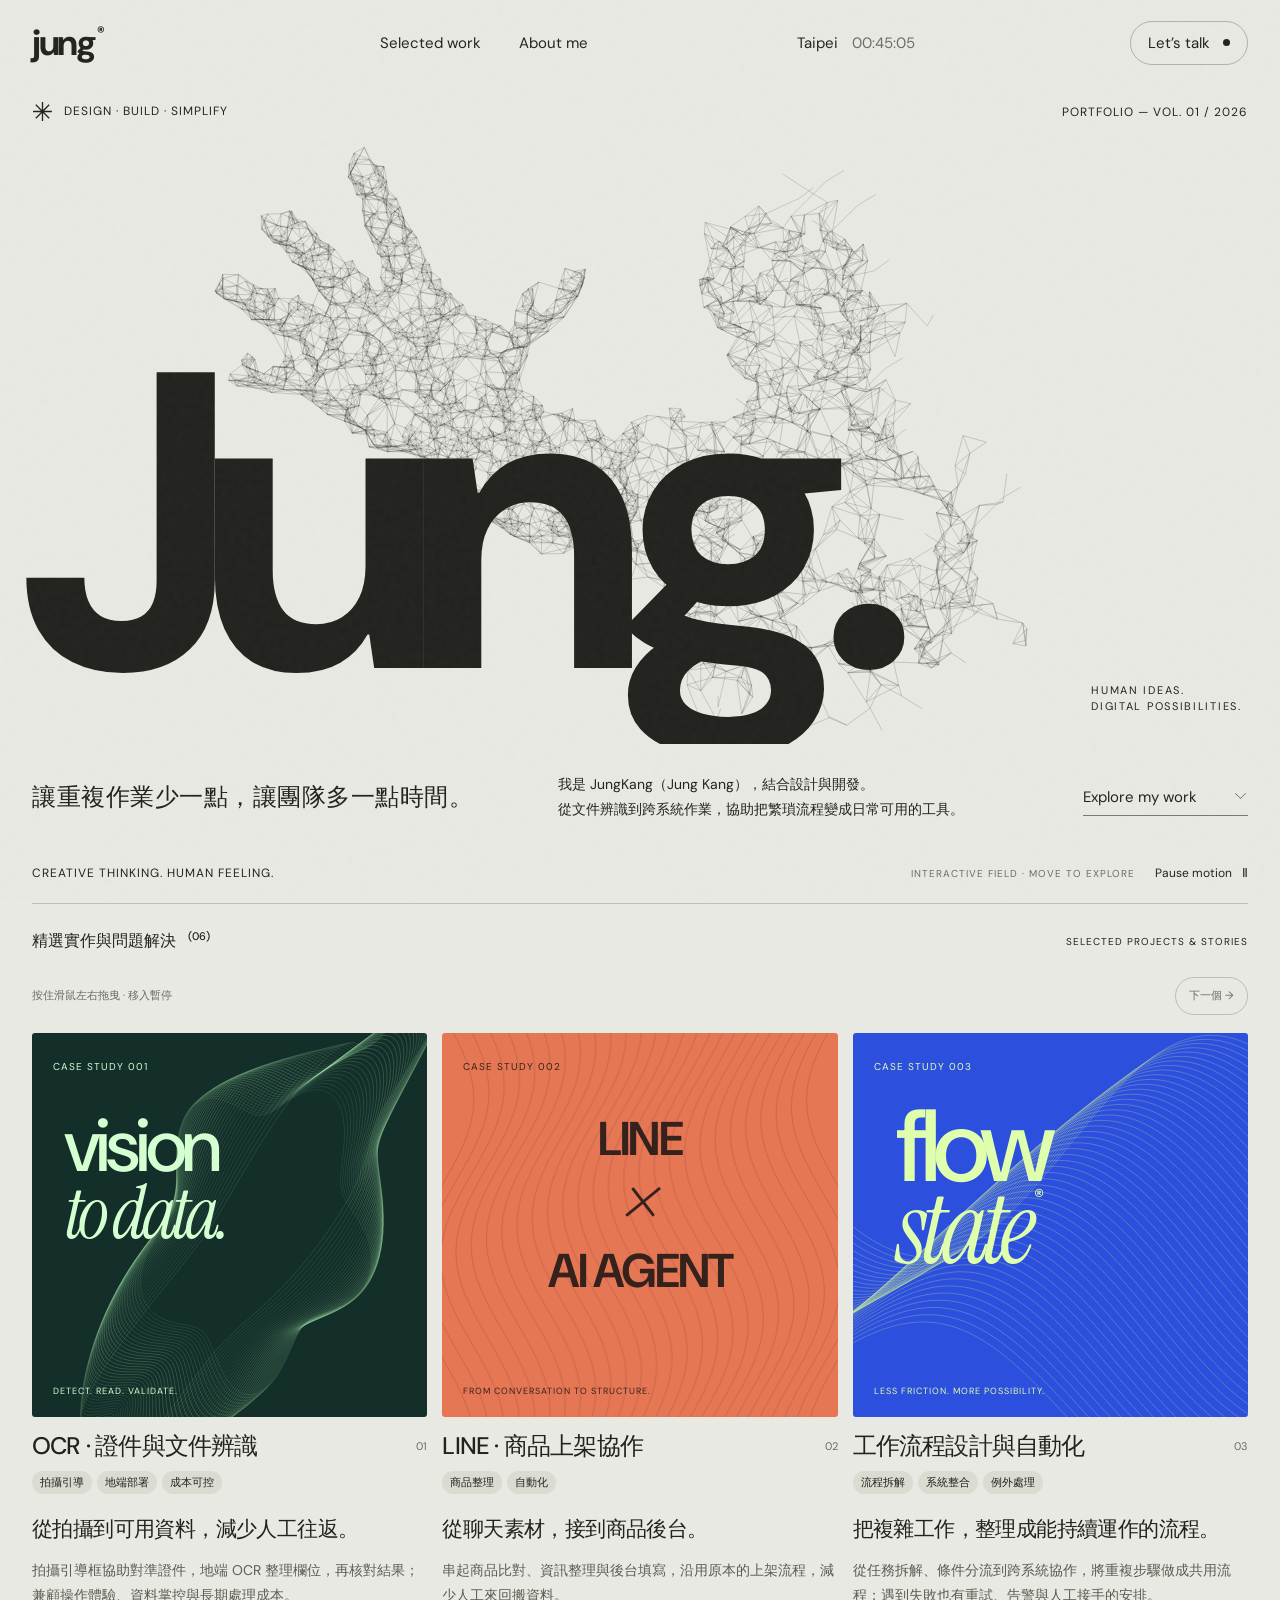
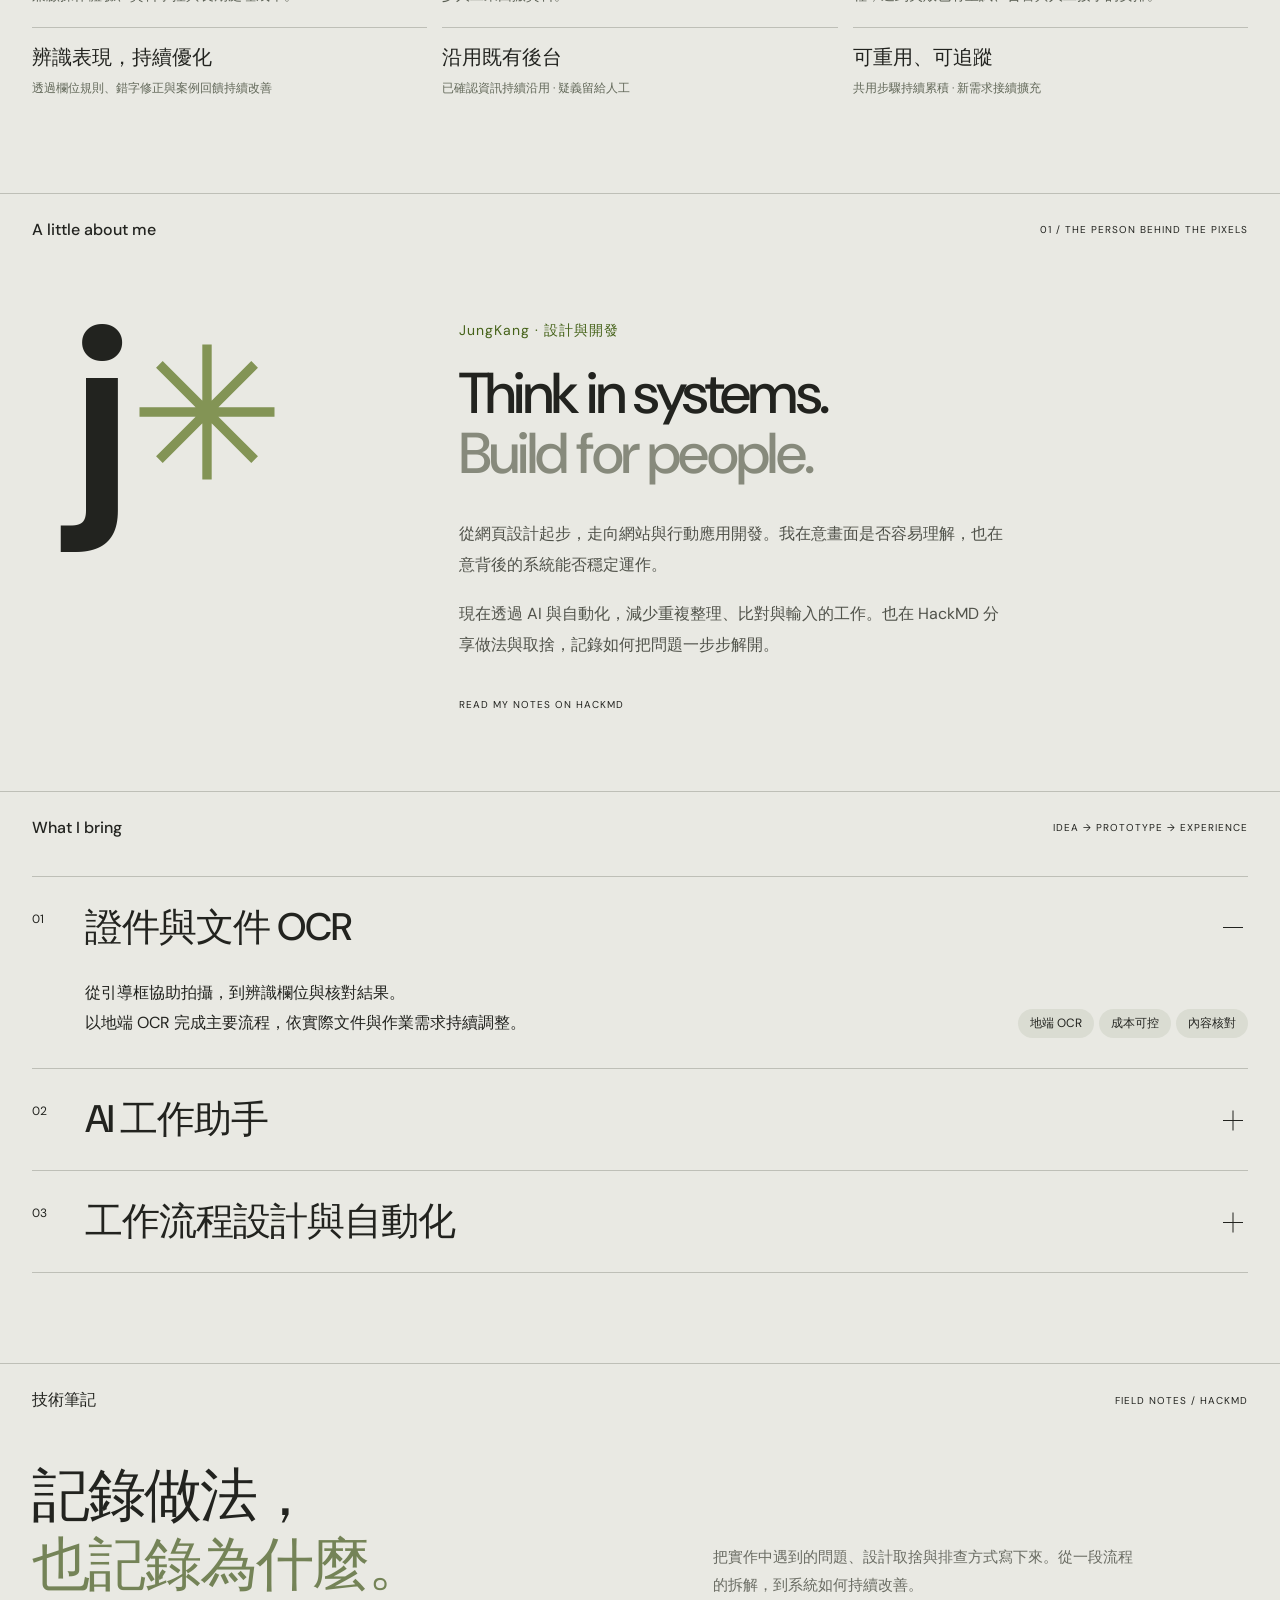
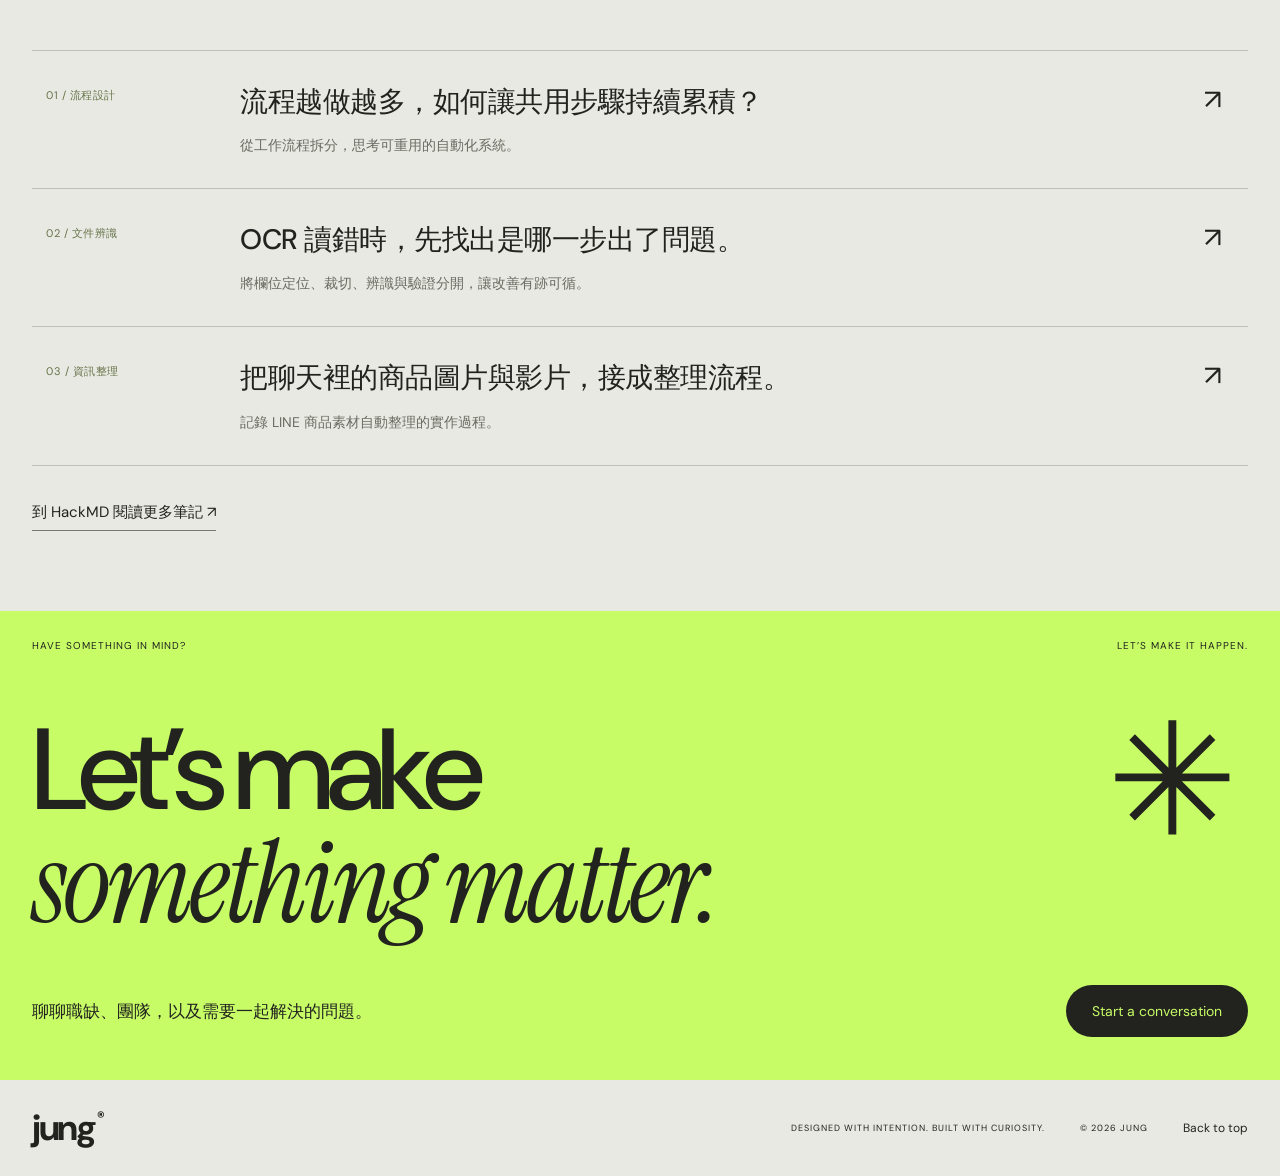
<file: index.html>
<!doctype html>
<html lang="zh-Hant">
<head>
<meta charset="utf-8"><meta name="viewport" content="width=device-width,initial-scale=1">
<title>JungKang 個人作品集｜流程自動化、OCR 與網站開發</title>
<meta name="description" content="JungKang（Jung Kang），結合設計與開發，提供工作流程自動化、RPA、地端證件與文件 OCR、網站與應用開發。從友善操作到跨系統整合，讓重複作業少一點。">
<link rel="canonical" href="https://jungkang0911.github.io/">
<meta name="robots" content="index,follow,max-image-preview:large">
<meta name="author" content="JungKang">
<meta property="og:type" content="website">
<meta property="og:locale" content="zh_TW">
<meta property="og:site_name" content="JungKang 個人作品集">
<meta property="og:title" content="JungKang 個人作品集｜流程自動化、OCR 與網站開發">
<meta property="og:description" content="JungKang（Jung Kang），結合設計與開發，提供工作流程自動化、RPA、地端證件與文件 OCR、網站與應用開發。從友善操作到跨系統整合，讓重複作業少一點。">
<meta property="og:url" content="https://jungkang0911.github.io/">
<meta name="twitter:card" content="summary">
<meta name="twitter:title" content="JungKang 個人作品集｜流程自動化、OCR 與網站開發">
<meta name="twitter:description" content="JungKang（Jung Kang），結合設計與開發，提供工作流程自動化、RPA、地端證件與文件 OCR、網站與應用開發。從友善操作到跨系統整合，讓重複作業少一點。">
<script type="application/ld+json">{"@context": "https://schema.org", "@graph": [{"@type": "Person", "@id": "https://jungkang0911.github.io/#person", "name": "JungKang", "alternateName": ["Jung Kang", "jungkang"], "url": "https://jungkang0911.github.io/", "sameAs": ["https://hackmd.io/@jungkang"]}, {"@type": "WebSite", "@id": "https://jungkang0911.github.io/#website", "url": "https://jungkang0911.github.io/", "name": "JungKang 個人作品集", "alternateName": ["JungKang", "jungkang"], "inLanguage": "zh-Hant", "publisher": {"@id": "https://jungkang0911.github.io/#person"}}, {"@type": "ProfilePage", "@id": "https://jungkang0911.github.io/#webpage", "url": "https://jungkang0911.github.io/", "name": "JungKang 個人作品集｜流程自動化、OCR 與網站開發", "description": "JungKang（Jung Kang），結合設計與開發，提供工作流程自動化、RPA、地端證件與文件 OCR、網站與應用開發。從友善操作到跨系統整合，讓重複作業少一點。", "inLanguage": "zh-Hant", "isPartOf": {"@id": "https://jungkang0911.github.io/#website"}, "mainEntity": {"@id": "https://jungkang0911.github.io/#person"}}]}</script>
<link rel="icon" type="image/svg+xml" href="data:image/svg+xml,%3Csvg xmlns='http://www.w3.org/2000/svg' viewBox='0 0 64 64'%3E%3Crect width='64' height='64' rx='12' fill='%23ccff5f'/%3E%3Cpath d='M41 14v25c0 17-24 17-24 0' stroke='%23191919' stroke-width='9' fill='none'/%3E%3C/svg%3E">
<link rel="stylesheet" href="style.css"><link rel="stylesheet" href="agent.css?v=20261003-star">
</head>
<body>
<a class="skip" href="#main">跳至主要內容</a>
<header><a class="logo" href="#" aria-label="JUNG 首頁">jung<span>®</span></a><nav aria-label="主要導覽"><a href="#work">Selected work</a><a href="#about">About me</a></nav><div class="location">Taipei <time id="clock">—</time></div><button class="contact-link" data-contact>Let’s talk <span class="dot"></span></button></header>
<main id="main">
<section class="hero" aria-labelledby="hero-title"><canvas id="hero-art" aria-hidden="true"></canvas><div class="hero-top"><div class="eyebrow"><span class="tiny-star"><svg class="star-symbol" viewBox="0 0 40 40" aria-hidden="true" focusable="false"><path d="M20 2v36M2 20h36M7.3 7.3l25.4 25.4M7.3 32.7 32.7 7.3" fill="none" stroke="currentColor" stroke-width="2.5"/></svg></span> DESIGN · BUILD · SIMPLIFY</div><span class="edition">PORTFOLIO — VOL. 01 / 2026</span></div><div class="human-hero"><canvas id="human-art" aria-label="真人比例的線網人形伸出手，線條緩慢聚合與散開"></canvas><h1 id="hero-title">Jung<span>.</span></h1><span class="human-caption">HUMAN IDEAS.<br>DIGITAL POSSIBILITIES.</span></div><div class="human-intro"><p>讓重複作業少一點，讓團隊多一點時間。</p><p>我是 JungKang（Jung Kang），結合設計與開發。<br>從文件辨識到跨系統作業，協助把繁瑣流程變成日常可用的工具。</p><a class="text-link" href="#work">Explore my work <span class="line-icon"></span></a></div><div class="hero-bottom"><span>CREATIVE THINKING. HUMAN FEELING.</span><div class="motion-tools"><span class="motion-hint">INTERACTIVE FIELD · MOVE TO EXPLORE</span><button id="motion-toggle" aria-pressed="false" aria-label="暫停動畫">Pause motion <span>Ⅱ</span></button></div></div></section>
<section id="work" class="work section"><div class="section-bar"><h2>精選實作與問題解決 <sup>(06)</sup></h2><span>SELECTED PROJECTS & STORIES</span></div><div class="work-playback"><span>按住滑鼠左右拖曳 · 移入暫停</span><button id="work-next" type="button" aria-label="下一個實作">下一個 →</button></div><div class="projects">
<button class="project" data-project="0" aria-label="查看 OCR 證件與文件辨識案例"><div class="project-art garden"><canvas data-art="garden" aria-hidden="true"></canvas><span class="art-label">CASE STUDY 001</span><div class="art-title">vision<br><em>to data.</em></div><span class="art-footer">DETECT. READ. VALIDATE.</span><span class="project-open">View project</span></div><div class="project-info"><h3>OCR · 證件與文件辨識</h3><span>01</span></div><div class="tags"><span>拍攝引導</span><span>地端部署</span><span>成本可控</span></div><strong class="project-promise">從拍攝到可用資料，減少人工往返。</strong><p class="project-outcome">拍攝引導框協助對準證件，地端 OCR 整理欄位，再核對結果；兼顧操作體驗、資料掌控與長期處理成本。</p><div class="project-evidence"><b>辨識表現，持續優化</b><span>透過欄位規則、錯字修正與案例回饋持續改善</span></div></button>
<button class="project" data-project="1" aria-label="查看 LINE 商品整理案例"><div class="project-art human"><canvas data-art="human" aria-hidden="true"></canvas><span class="art-label">CASE STUDY 002</span><div class="art-title human-title">LINE<br><i>×</i><br>AI AGENT</div><span class="art-footer">FROM CONVERSATION TO STRUCTURE.</span><span class="project-open">View project</span></div><div class="project-info"><h3>LINE · 商品上架協作</h3><span>02</span></div><div class="tags"><span>商品整理</span><span>自動化</span></div><strong class="project-promise">從聊天素材，接到商品後台。</strong><p class="project-outcome">串起商品比對、資訊整理與後台填寫，沿用原本的上架流程，減少人工來回搬資料。</p><div class="project-evidence"><b>沿用既有後台</b><span>已確認資訊持續沿用 · 疑義留給人工</span></div></button>
<button class="project" data-project="2" aria-label="查看流程自動化案例"><div class="project-art flow"><canvas data-art="flow" aria-hidden="true"></canvas><span class="art-label">CASE STUDY 003</span><div class="art-title flow-title">flow<br><em>state</em><span>®</span></div><span class="art-footer">LESS FRICTION. MORE POSSIBILITY.</span><span class="project-open">View project</span></div><div class="project-info"><h3>工作流程設計與自動化</h3><span>03</span></div><div class="tags"><span>流程拆解</span><span>系統整合</span><span>例外處理</span></div><strong class="project-promise">把複雜工作，整理成能持續運作的流程。</strong><p class="project-outcome">從任務拆解、條件分流到跨系統協作，將重複步驟做成共用流程；遇到失敗也有重試、告警與人工接手的安排。</p><div class="project-evidence"><b>可重用、可追蹤</b><span>共用步驟持續累積 · 新需求接續擴充</span></div></button>
<button class="project" data-project="3" aria-label="查看AI · 既有文件整合實作"><div class="project-art garden extra-art"><canvas data-art="garden" aria-hidden="true"></canvas><span class="art-label">FIELD NOTE 004</span><div class="art-title">read<br><em>with context.</em></div><span class="art-footer">INTEGRATE. VERIFY. REFINE.</span><span class="project-open">View note</span></div><div class="project-info"><h3>AI · 既有文件整合</h3><span>04</span></div><div class="tags"><span>文件整合</span><span>來源核對</span></div><strong class="project-promise">讓回答有來源，讓文件留在原處。</strong><p class="project-outcome">讓 AI 讀取既有 Wiki，整理操作步驟與跨頁差異，保留回答來源。</p><div class="project-evidence"><b>沿用原文件</b><span>文件繼續在既有 Wiki 維護。</span></div></button><button class="project" data-project="4" aria-label="查看文稿 · 自動配音流程實作"><div class="project-art human extra-art"><canvas data-art="human" aria-hidden="true"></canvas><span class="art-label">FIELD NOTE 005</span><div class="art-title">words<br><em>to voice.</em></div><span class="art-footer">INTEGRATE. VERIFY. REFINE.</span><span class="project-open">View note</span></div><div class="project-info"><h3>文稿 · 自動配音流程</h3><span>05</span></div><div class="tags"><span>音訊處理</span><span>跨服務整合</span></div><strong class="project-promise">從一段文稿，到可播放的音檔。</strong><p class="project-outcome">將 Notion 文稿接到語音生成與檔案保存，處理音訊格式與來源對應。</p><div class="project-evidence"><b>串起文稿與音檔</b><span>從讀取文稿到保存音訊。</span></div></button><button class="project" data-project="5" aria-label="查看監控 · 舊系統相容性實作"><div class="project-art flow extra-art"><canvas data-art="flow" aria-hidden="true"></canvas><span class="art-label">FIELD NOTE 006</span><div class="art-title">check<br><em>the edges.</em></div><span class="art-footer">INTEGRATE. VERIFY. REFINE.</span><span class="project-open">View note</span></div><div class="project-info"><h3>監控 · 舊系統相容性</h3><span>06</span></div><div class="tags"><span>健康監控</span><span>問題排查</span></div><strong class="project-promise">服務正常，也要看使用端能否連上。</strong><p class="project-outcome">在網站健康監控之外，加入貼近舊 Windows 使用環境的探針。</p><div class="project-evidence"><b>從使用端觀察</b><span>補看舊 Windows 的連線表現。</span></div></button></div></section>
<section id="about" class="about section"><div class="section-bar"><h2>A little about me</h2><span>01 / THE PERSON BEHIND THE PIXELS</span></div><div class="about-grid"><div class="about-mark" aria-hidden="true">j<span><svg class="star-symbol" viewBox="0 0 40 40" aria-hidden="true" focusable="false"><path d="M20 2v36M2 20h36M7.3 7.3l25.4 25.4M7.3 32.7 32.7 7.3" fill="none" stroke="currentColor" stroke-width="2.5"/></svg></span></div><div><p class="brand-name">JungKang · 設計與開發</p><h2>Think in systems.<br><span class="muted">Build for people.</span></h2><p>從網頁設計起步，走向網站與行動應用開發。我在意畫面是否容易理解，也在意背後的系統能否穩定運作。</p><p>現在透過 AI 與自動化，減少重複整理、比對與輸入的工作。也在 HackMD 分享做法與取捨，記錄如何把問題一步步解開。</p><div class="about-note"><a href="https://hackmd.io/@jungkang" target="_blank" rel="noopener noreferrer">READ MY NOTES ON HACKMD</a></div></div></div></section>
<section id="expertise" class="expertise section"><div class="section-bar"><h2>What I bring</h2><span>IDEA → PROTOTYPE → EXPERIENCE</span></div><details open><summary><span class="row-number">01</span><h3>證件與文件 OCR</h3><span class="expand"></span></summary><div class="service-body"><p>從引導框協助拍攝，到辨識欄位與核對結果。<br>以地端 OCR 完成主要流程，依實際文件與作業需求持續調整。</p><div class="tags"><span>地端 OCR</span><span>成本可控</span><span>內容核對</span></div></div></details><details><summary><span class="row-number">02</span><h3>AI 工作助手</h3><span class="expand"></span></summary><div class="service-body"><p>讓 AI 協助閱讀、分類與比對零散資訊。<br>整理後接回原本的工作流程，減少反覆查找與輸入。</p><div class="tags"><span>資訊整理</span><span>工具串接</span><span>自動化</span></div></div></details><details><summary><span class="row-number">03</span><h3>工作流程設計與自動化</h3><span class="expand"></span></summary><div class="service-body"><p>先釐清任務、條件與例外，再把不同系統串成清楚的工作流程。<br>共通步驟可重用，進度能追蹤；需要畫面操作的環節再搭配 RPA。</p><div class="tags"><span>可重用流程</span><span>跨系統協作</span><span>失敗恢復</span></div></div></details></section>
<section id="notes" class="notes section"><span id="products" class="notes-anchor" aria-hidden="true"></span><div class="section-bar"><h2>技術筆記</h2><span>FIELD NOTES / HACKMD</span></div><div class="notes-intro"><h2>記錄做法，<br><span>也記錄為什麼。</span></h2><p>把實作中遇到的問題、設計取捨與排查方式寫下來。從一段流程的拆解，到系統如何持續改善。</p></div><div class="note-list">
<a class="note-row" href="https://hackmd.io/@jungkang/SkOdPDF5Ge" target="_blank" rel="noopener noreferrer"><span class="note-topic">01 / 流程設計</span><div><h3>流程越做越多，如何讓共用步驟持續累積？</h3><p>從工作流程拆分，思考可重用的自動化系統。</p></div><span class="note-arrow" aria-hidden="true">↗</span></a>
<a class="note-row" href="https://hackmd.io/@jungkang/H13pVO4Jee" target="_blank" rel="noopener noreferrer"><span class="note-topic">02 / 文件辨識</span><div><h3>OCR 讀錯時，先找出是哪一步出了問題。</h3><p>將欄位定位、裁切、辨識與驗證分開，讓改善有跡可循。</p></div><span class="note-arrow" aria-hidden="true">↗</span></a>
<a class="note-row" href="https://hackmd.io/@jungkang/B15S3AXqMx" target="_blank" rel="noopener noreferrer"><span class="note-topic">03 / 資訊整理</span><div><h3>把聊天裡的商品圖片與影片，接成整理流程。</h3><p>記錄 LINE 商品素材自動整理的實作過程。</p></div><span class="note-arrow" aria-hidden="true">↗</span></a>
</div><a class="text-link notes-all" href="https://hackmd.io/@jungkang" target="_blank" rel="noopener noreferrer">到 HackMD 閱讀更多筆記 ↗</a></section><section id="contact" class="contact-section"><div class="section-bar"><span>HAVE SOMETHING IN MIND?</span><span>LET’S MAKE IT HAPPEN.</span></div><button class="big-contact" data-contact>Let’s make<br><span class="serif">something matter.</span><span class="contact-star" aria-hidden="true"><svg class="star-symbol" viewBox="0 0 40 40" aria-hidden="true" focusable="false"><path d="M20 2v36M2 20h36M7.3 7.3l25.4 25.4M7.3 32.7 32.7 7.3" fill="none" stroke="currentColor" stroke-width="2.5"/></svg></span></button><div class="contact-sub"><p>聊聊職缺、團隊，以及需要一起解決的問題。</p><button class="pill" data-contact>Start a conversation</button></div></section>
</main><footer><a class="logo" href="#">jung<span>®</span></a><span>DESIGNED WITH INTENTION. BUILT WITH CURIOSITY.</span><span>© 2026 JUNG</span><a href="#">Back to top</a></footer>
<dialog id="project-dialog" aria-labelledby="project-title"><button class="close" data-close aria-label="關閉作品介紹">×</button><span class="eyebrow">SELECTED CASE STUDY / <span id="project-number"></span></span><h2 id="project-title"></h2><p id="project-description"></p><div id="project-advantages" class="project-advantages"></div><p id="project-proof" class="project-proof"></p><div class="detail-grid"><div><span>如何做到</span><p id="project-idea"></p></div><div><span>適合什麼需求</span><p id="project-experience"></p></div></div><a id="project-source" class="text-link" target="_blank" rel="noopener noreferrer">閱讀完整實作紀錄</a><p class="prototype-note">內容摘要自 jungkang 的公開技術筆記 · 封面為動態視覺設計</p></dialog>
<dialog id="contact-dialog" aria-labelledby="contact-title"><button class="close" data-close aria-label="關閉聯絡視窗">×</button><span class="eyebrow">LET’S CONNECT</span><h2 id="contact-title">Hello, <em>possibility.</em></h2><p>正在尋找能結合設計、開發與流程整合的夥伴嗎？歡迎聊聊職缺、團隊需求，以及我能參與的產品。</p><a class="text-link contact-placeholder" href="mailto:jungkang@aing.tw">jungkang@aing.tw</a><div class="contact-social"><a href="https://hackmd.io/@jungkang" target="_blank" rel="noopener noreferrer">HackMD</a><button id="copy-email">複製 Email</button><span id="copy-status" role="status"></span></div><p class="prototype-note">歡迎聊聊文件處理、商品資料整理、RPA 與跨系統流程改善。</p></dialog>
<script src="main.js?v=20261003-drag"></script><script src="carousel.js?v=20261003-drag"></script><script src="human.js?v=20261003-hand"></script></body></html>
</file>
<file: style.css>
@import url('https://fonts.googleapis.com/css2?family=DM+Sans:wght@400;450;500;550;600;650;700;750&family=Instrument+Serif:ital@0;1&display=swap');
:root{--paper:#e9e9e3;--ink:#22231f;--line:#bebfb7;--accent:#c7fc66;--muted:#6a6c63}*{box-sizing:border-box}html{scroll-behavior:smooth;scroll-padding-top:85px}body{margin:0;background:var(--paper);color:var(--ink);font-family:'DM Sans',Arial,'Microsoft JhengHei',sans-serif;-webkit-font-smoothing:antialiased}body::after{content:"";position:fixed;inset:0;pointer-events:none;opacity:.032;z-index:8;background-image:url("data:image/svg+xml,%3Csvg viewBox='0 0 180 180' xmlns='http://www.w3.org/2000/svg'%3E%3Cfilter id='n'%3E%3CfeTurbulence type='fractalNoise' baseFrequency='.8' numOctaves='3' stitchTiles='stitch'/%3E%3C/filter%3E%3Cpath fill='%23000' filter='url(%23n)' opacity='.9' d='M0 0h180v180H0z'/%3E%3C/svg%3E")}a{color:inherit;text-decoration:none}button{font:inherit;color:inherit;cursor:pointer}button,a,summary{-webkit-tap-highlight-color:transparent}button{border:0}button:focus-visible,a:focus-visible,summary:focus-visible{outline:3px solid #576d1b;outline-offset:6px}a:hover{text-decoration:underline;text-underline-offset:5px}header{height:85px;display:grid;grid-template-columns:1fr 1.3fr 1fr auto;align-items:center;padding:0 32px;position:relative;z-index:4;font-size:15px}.logo{font-size:36px;font-weight:750;letter-spacing:-2.5px;line-height:1}.logo span{font-size:15px;vertical-align:top;letter-spacing:0;margin-left:3px}nav{display:flex;gap:38px}.location{display:flex;gap:14px}.location time{font-variant-numeric:tabular-nums;color:var(--muted)}.contact-link{background:none;padding:12px 0;display:flex;gap:16px;align-items:center}.dot{height:9px;width:9px;background:var(--ink);border-radius:50%}.hero{position:relative;padding:54px 32px 0;isolation:isolate;overflow:hidden}.hero-top{display:flex;justify-content:space-between;align-items:center;position:relative;z-index:2}.eyebrow,.edition,.hero-bottom,.section-bar>span,.art-label,.art-footer,.about-note,.detail-grid>div>span,footer>span{font-size:12px;letter-spacing:1px}.tiny-star{font-size:21px;margin-right:7px;vertical-align:middle}.hero-copy{display:grid;grid-template-columns:1.7fr 1fr;gap:25px;align-items:end;position:relative;z-index:2;padding:39px 0 61px;pointer-events:none}.hero-copy a{pointer-events:auto}h1{font-size:clamp(68px,8.55vw,154px);font-weight:500;line-height:.92;letter-spacing:-.072em;margin:0}.serif{font-family:'Instrument Serif',Georgia,serif;font-weight:400;font-style:italic;letter-spacing:-.035em}.period{color:#718643;font-family:'DM Sans';font-size:.7em;vertical-align:top;margin-left:4px}.intro{padding-bottom:10px;max-width:390px}.intro>p:first-child{font-size:23px;letter-spacing:1px;margin:0 0 20px}.intro-small{font-size:15px;line-height:1.9;margin:0 0 24px;color:#50524a}.text-link{font-size:15px;border-bottom:1px solid #777a6e;padding:8px 0;display:inline-flex;gap:36px;align-items:center}.line-icon{display:block;width:15px;height:15px;border-bottom:1px solid;border-right:1px solid;transform:rotate(45deg) scale(.5);margin-top:-6px}#hero-art{position:absolute;top:-150px;left:35%;width:38%;height:590px;z-index:0;pointer-events:none;opacity:.6}.hero-bottom{display:flex;justify-content:space-between;align-items:center;border-bottom:1px solid var(--line);padding-bottom:20px}.motion-tools{display:flex;gap:20px;align-items:center}.motion-hint{font-size:10px;color:var(--muted)}#motion-toggle{background:none;font-size:12px;display:flex;gap:10px;padding:8px 0}.section{padding:0 32px}.section-bar{display:flex;justify-content:space-between;align-items:center;margin:25px 0 24px}.section-bar h2{font-size:16px;font-weight:500;margin:0}.section-bar sup{font-size:11px;margin-left:8px}.section-bar>span{font-size:10px}.projects{display:grid;grid-template-columns:repeat(3,minmax(0,1fr));gap:15px}.project{display:block;text-align:left;background:none;padding:0;min-width:0}.project-art{height:clamp(290px,30vw,480px);position:relative;overflow:hidden;border-radius:3px;padding:21px;isolation:isolate}.project-art canvas{position:absolute;inset:0;width:100%;height:100%;z-index:-1;transition:transform .8s cubic-bezier(.2,.7,.2,1)}.project:hover canvas{transform:scale(1.07)}.garden{background:#142e2a;color:#d3ffd1}.human{background:#e67755;color:#35221d}.flow{background:#2d4fde;color:#e0ffad}.art-label{font-size:10px;position:relative;z-index:2}.art-title{position:absolute;top:21%;left:8%;font-size:clamp(48px,5.8vw,92px);line-height:.9;letter-spacing:-.07em;font-weight:500}.art-title em{font-family:'Instrument Serif',Georgia,serif;font-weight:400}.art-footer{position:absolute;bottom:20px;left:21px;font-size:9px}.human-title{text-align:center;width:100%;left:0;top:22%;font-size:clamp(31px,3.7vw,63px);font-weight:650;line-height:.95;letter-spacing:-.04em}.human-title i{font-family:'Instrument Serif',Georgia,serif;font-size:1.7em;font-weight:400;line-height:1.08}.flow-title{font-size:clamp(70px,8vw,138px);top:19%;left:11%;line-height:.8}.flow-title span{font-size:20px;vertical-align:top;margin-left:5px}.project-open{position:absolute;bottom:18px;right:16px;border-radius:30px;background:var(--paper);color:var(--ink);padding:10px 15px;font-size:12px;transform:translateY(60px);transition:transform .35s}.project:hover .project-open,.project:focus-visible .project-open{transform:translateY(0)}.project-info{display:flex;justify-content:space-between;align-items:center;margin:13px 0 9px}.project-info h3{font-size:24px;letter-spacing:-.8px;font-weight:500;margin:0}.project-info>span{font-size:11px;color:var(--muted)}.tags{display:flex;gap:5px;flex-wrap:wrap}.tags>span{font-size:11px;background:#dadcd2;border-radius:20px;padding:4px 8px}.work{padding-bottom:94px}.about{border-top:1px solid var(--line);padding-bottom:80px}.about-grid{display:grid;grid-template-columns:1fr 2fr;gap:32px;padding-top:53px}.about-mark{font-size:250px;font-weight:650;line-height:.8;letter-spacing:-25px;position:relative;width:235px;padding-left:40px}.about-mark span{font-weight:400;font-size:150px;position:absolute;left:100px;top:20px;color:#839455;animation:spin 30s linear infinite}.about-grid h2{font-size:clamp(32px,4.5vw,68px);letter-spacing:-.045em;font-weight:500;line-height:1.05;margin:0 0 33px}.muted{color:#878a7c}.about-grid p{font-size:16px;line-height:1.95;margin:0 0 18px;color:#50524a;max-width:550px}.about-note{margin-top:37px;font-size:10px}.expertise{border-top:1px solid var(--line);padding-bottom:90px}.expertise .section-bar{margin-bottom:38px}details{border-top:1px solid var(--line)}details:last-child{border-bottom:1px solid var(--line)}summary{list-style:none;display:flex;align-items:center;gap:25px;padding:25px 0;cursor:pointer}summary::-webkit-details-marker{display:none}summary h3{font-size:clamp(24px,3vw,48px);font-weight:500;letter-spacing:-1px;margin:0}.row-number{font-size:12px;width:28px;align-self:flex-start;margin-top:9px}.expand{margin-left:auto;width:30px;height:30px;position:relative}.expand:before,.expand:after{content:"";height:1px;width:20px;position:absolute;top:15px;left:5px;background:var(--ink)}.expand:after{transform:rotate(90deg);transition:transform .2s}details[open] .expand:after{transform:rotate(0)}.service-body{padding:0 0 30px 53px;display:flex;justify-content:space-between;align-items:end;gap:25px}.service-body p{font-size:16px;line-height:1.9;margin:0}.service-body .tags>span{font-size:12px;padding:6px 12px}.contact-section{background:var(--accent);padding:28px 32px 40px}.contact-section .section-bar{margin:0 0 62px}.big-contact{position:relative;text-align:left;width:100%;background:none;font-size:clamp(54px,9vw,148px);line-height:.98;font-weight:500;letter-spacing:-.065em;padding:0}.contact-star{position:absolute;right:1%;top:0;font-size:1.1em;transition:transform .8s}.big-contact:hover .contact-star{transform:rotate(90deg)}.contact-sub{display:flex;align-items:center;justify-content:space-between;margin-top:43px}.contact-sub p{font-size:17px}.pill{background:var(--ink);color:var(--accent);border-radius:40px;padding:17px 26px;font-size:14px}footer{padding:30px 32px;display:flex;align-items:center;gap:35px}footer .logo{margin-right:auto}footer>span{font-size:9px}footer>a:last-child{font-size:12px}dialog{border:0;border-radius:4px;background:var(--paper);color:var(--ink);padding:65px 45px 38px;max-width:760px;width:calc(100% - 32px);max-height:85vh;box-shadow:0 30px 100px #0004}dialog::backdrop{background:#10181088;backdrop-filter:blur(10px)}dialog h2{font-size:clamp(32px,5vw,60px);font-weight:500;letter-spacing:-2px;margin:25px 0}dialog p{font-size:16px;line-height:1.9}dialog .close{position:absolute;right:18px;top:13px;background:none;font-size:35px;width:44px;height:44px}.detail-grid{display:grid;grid-template-columns:1fr 1fr;gap:25px;border-top:1px solid var(--line);padding-top:25px;margin-top:30px}.detail-grid p{font-size:14px}.prototype-note{color:var(--muted);font-size:12px!important;border-top:1px solid var(--line);padding-top:18px;margin-top:28px}.contact-placeholder{font-size:23px;padding:22px 0}.skip{position:fixed;left:20px;top:-100px;background:var(--accent);padding:12px;z-index:30}.skip:focus{top:12px}body.paused .about-mark span{animation-play-state:paused}@keyframes spin{to{transform:rotate(360deg)}}@media(min-width:1600px){body{max-width:2000px;margin:auto}}@media(max-width:950px){header{grid-template-columns:1fr 1.3fr auto;padding:0 22px}.location{display:none}.hero{padding:30px 22px 0}.hero-copy{grid-template-columns:1.5fr 1fr;gap:15px}.intro>p:first-child{font-size:18px}.intro-small{font-size:13px}.section{padding-left:22px;padding-right:22px}.project-info h3{font-size:19px}.motion-hint{display:none}.edition{font-size:9px}.about-grid{grid-template-columns:.7fr 2fr}.about-mark{transform:scale(.7);transform-origin:top left}.contact-section{padding-left:22px;padding-right:22px}footer>span:first-of-type{display:none}}@media(max-width:640px){header{height:74px;padding:0 18px;grid-template-columns:1fr auto auto;gap:22px;font-size:12px}.logo{font-size:32px}nav{gap:0}nav a:first-child{display:none}.contact-link{gap:8px}.hero{padding:22px 18px 0}.eyebrow{font-size:9px;letter-spacing:.6px}.edition{display:none}.hero-copy{grid-template-columns:1fr;padding:40px 0 28px;gap:33px}h1{font-size:clamp(65px,15.2vw,94px);letter-spacing:-.055em}.intro{max-width:100%;padding:0}.intro>p:first-child{font-size:19px;margin-bottom:12px}.intro-small{font-size:14px;margin-bottom:15px}.text-link{font-size:13px}#hero-art{width:80%;left:28%;top:-120px;height:480px;opacity:.35}.hero-bottom{font-size:8px;gap:10px;padding-bottom:12px}#motion-toggle{font-size:10px}.section{padding-left:18px;padding-right:18px}.section-bar>span{font-size:8px;letter-spacing:.6px}.section-bar h2{font-size:14px}.projects{grid-template-columns:1fr;gap:32px}.project-art{height:390px}.art-title{font-size:90px}.human-title{font-size:55px}.flow-title{font-size:120px}.project-info h3{font-size:24px}.art-label,.art-footer{font-size:10px}.project-open{transform:none;font-size:11px}.work{padding-bottom:55px}.about{padding-bottom:50px}.about-grid{grid-template-columns:1fr;padding-top:22px;gap:10px}.about-mark{height:105px;font-size:130px;transform:none;letter-spacing:-10px;padding-left:10px}.about-mark span{font-size:90px;left:54px;top:0}.about-grid h2{font-size:35px}.about-grid p{font-size:14px}.about-note{font-size:9px}summary{gap:9px}summary h3{font-size:25px;letter-spacing:-.8px}.row-number{width:22px}.service-body{padding-left:31px;display:block}.service-body p{font-size:14px;margin-bottom:18px}.expertise{padding-bottom:55px}.contact-section{padding:25px 18px 30px}.contact-section .section-bar{margin-bottom:40px}.big-contact{font-size:15vw}.contact-star{font-size:.7em;right:5px;top:0}.contact-sub{margin-top:25px;gap:10px}.contact-sub p{font-size:13px}.pill{padding:14px 18px;font-size:11px}footer{padding:25px 18px;gap:20px}footer>span{font-size:8px}footer>a:last-child{font-size:10px}dialog{padding:55px 25px 25px}.detail-grid{grid-template-columns:1fr;gap:10px}}@media(prefers-reduced-motion:reduce){html{scroll-behavior:auto}*,*::before,*::after{animation:none!important;transition:none!important}}
</file>
<file: agent.css>
.hero{padding-top:30px}.hero-copy{grid-template-columns:1fr 1fr;align-items:center;padding:25px 0 32px;gap:0}.hero-editorial{position:relative;z-index:3}.hero h1{font-size:clamp(70px,8.1vw,142px)}.hero .intro{margin-top:32px;max-width:460px}.hero .intro>p:first-child{font-size:22px;margin-bottom:13px}.hero .intro-small{margin-bottom:16px}.hero #hero-art{left:49%;width:47%;top:-40px;height:620px;opacity:.19}.agent-stage{position:relative;isolation:isolate;height:480px;pointer-events:auto;perspective:900px}.agent-orbits{position:absolute;inset:0;width:100%;height:100%;fill:none;stroke:#868e77;stroke-width:.7;opacity:.5}.orbit-particle{fill:#617834;stroke:none}.core-frame{position:absolute;inset:-10px 35px 30px;will-change:transform;transform:rotateY(var(--look-x,0deg)) rotateX(var(--look-y,0deg));transform-style:preserve-3d}.core-surface{width:100%;height:100%;animation:core-hover 5s ease-in-out infinite}.agent-core{width:100%;height:100%;object-fit:contain;filter:drop-shadow(0 20px 20px #24341916);user-select:none;-webkit-user-drag:none}.agent-node{position:absolute;display:flex;align-items:center;gap:11px;background:#e9e9e3e8;border:1px solid #c5c9be;padding:12px 15px;border-radius:9px;backdrop-filter:blur(8px);box-shadow:0 6px 18px #22231f05;transition:background .6s,border-color .6s,transform .6s;min-width:143px}.agent-node.is-active{background:#c7fc66ed;border-color:#a3ca5d;transform:translateY(-4px)}.observe{left:0;top:46px}.plan{right:-3px;top:175px}.act{left:18px;bottom:60px}.node-icon{font-size:25px;font-weight:400}.node-number{display:block;font-size:8px;letter-spacing:1.2px;color:#626955;margin-bottom:3px}.agent-node strong{display:block;font-size:19px;font-weight:500;letter-spacing:-.5px}.agent-node small{font-size:11px;color:#596049}.agent-caption{position:absolute;bottom:0;left:0;right:0;display:flex;justify-content:center;align-items:center;gap:8px;font-size:10px;letter-spacing:.4px}.agent-signal{width:6px;height:6px;border-radius:50%;background:#718d32}.agent-demo{font-size:8px;opacity:.55;margin-left:10px}.engineering{padding-top:28px;padding-bottom:80px;border-top:1px solid var(--line)}.engineering-grid{display:grid;grid-template-columns:1fr 1fr;gap:50px;margin:45px 0 70px}.engineering h3{font-size:26px;font-weight:500;letter-spacing:-1px;margin:18px 0}.engineering p{font-size:16px;color:var(--muted);line-height:1.9;max-width:480px}.design-archive{display:grid;grid-template-columns:repeat(3,minmax(0,1fr));gap:20px}.design-archive img{width:100%;height:230px;object-fit:cover;object-position:top;border:1px solid var(--line)}.design-archive span{display:block;margin-top:10px;font-size:14px}.contact-social{display:flex;flex-wrap:wrap;gap:20px;align-items:center}.contact-social a,.contact-social button{font-size:14px}.contact-social button{background:#d9dfcf;padding:9px 13px;border-radius:20px}#copy-status{font-size:12px;color:#576d1b}.paused .core-surface{animation-play-state:paused}.paused .agent-node{transition:none}@keyframes core-hover{0%,100%{transform:translateY(0) rotate(-2deg)}50%{transform:translateY(-14px) rotate(2deg)}}@media(min-width:1600px){.agent-stage{height:560px}}@media(max-width:950px){.hero .intro>p:first-child{font-size:18px}.agent-stage{height:430px}.core-frame{inset:15px -10px 35px}.agent-node{min-width:119px;padding:9px 10px;gap:7px}.agent-node strong{font-size:16px}.node-icon{font-size:20px}.observe{top:20px;left:-5px}.plan{right:-3px;top:175px}.act{left:0;bottom:55px}.agent-demo{display:none}.hero #hero-art{left:45%;width:55%}.contact-placeholder{font-size:20px}}@media(max-width:640px){.hero{padding-top:20px}.hero-copy{grid-template-columns:1fr;padding-top:32px;gap:12px}.hero h1{font-size:19vw;line-height:.93}.hero .intro{margin-top:25px}.hero .intro-small{font-size:14px}.agent-stage{height:355px;margin:0 -5px}.core-frame{inset:-15px 15px 30px}.agent-node{min-width:118px;padding:8px 10px}.observe{top:28px;left:0}.plan{top:130px;right:0}.act{bottom:46px;left:8px}.agent-caption{font-size:9px}.hero #hero-art{top:400px;left:0;width:100%;height:430px}.engineering-grid{grid-template-columns:1fr;gap:20px;margin:35px 0 45px}.design-archive{grid-template-columns:1fr}.design-archive img{height:240px}.engineering{padding-bottom:45px}.contact-placeholder{font-size:18px;word-break:break-word}}@media(prefers-reduced-motion:reduce){.core-frame{transform:none!important}.agent-orbits .orbit-particle{display:none}}
.agent-node{background:transparent;border:0;border-left:1px solid #adb59f;border-radius:0;box-shadow:none;backdrop-filter:none;padding:8px 12px}.agent-node.is-active{background:#c7fc6635;border-color:#718a43}.agent-core{filter:none}.hero #hero-art{opacity:.06}.agent-orbits{opacity:.26}.core-surface{animation:none}.core-frame{transform:none!important}.node-icon{font-weight:300}

/* Abstract editorial signal field. */
.core-frame{inset:-15px -12px 15px}.agent-orbits{opacity:.14}.hero #hero-art{display:none}.agent-node{min-width:0;padding:8px 0;border-left:0;border-top:1px solid #b5baad;gap:0;background:none!important;transform:none!important}.agent-node.is-active{border-color:#566d37}.agent-node strong{font-family:monospace;font-size:12px;font-weight:400;letter-spacing:2px;margin:6px 0;color:#747c6b}.agent-node.is-active strong{color:#273323}.agent-node small{font-size:10px;color:#737b6b}.node-number{font-family:monospace;font-size:9px;letter-spacing:1px}.observe{top:24px;left:3%}.plan{top:180px;right:0}.act{bottom:52px;left:4%}.agent-caption{font-family:monospace;font-size:9px;letter-spacing:.5px}.agent-demo{font-size:8px}.core-surface{animation:none}.agent-core{filter:none}@media(max-width:640px){.core-frame{inset:0 -6px 20px}.observe{top:0;left:3%}.plan{top:130px;right:0}.act{bottom:36px;left:3%}.agent-node strong{font-size:10px;letter-spacing:1px}.agent-node small{font-size:9px}.node-number{font-size:8px}.agent-caption{font-size:8px}}

/* Human wire sculpture, interleaved with monumental typography. */
.hero{padding-top:16px}.human-hero{position:relative;height:clamp(450px,47vw,780px);margin:20px -32px 0;isolation:isolate;overflow:hidden}#human-art{position:absolute;inset:0;width:100%;height:100%;z-index:-1}.hero .human-hero h1{position:absolute;left:1.4%;bottom:-.05em;font-family:'DM Sans',Arial,sans-serif;font-size:clamp(240px,33vw,600px);font-weight:750;line-height:.84;letter-spacing:-.08em;margin:0;pointer-events:none}.human-hero h1 span{letter-spacing:-.05em}.human-caption{position:absolute;right:3%;bottom:29px;font-size:11px;line-height:1.5;letter-spacing:1.7px}.human-intro{display:grid;grid-template-columns:1fr 1fr auto;align-items:center;gap:30px;padding:28px 0 34px}.human-intro>p:first-child{font-size:25px;letter-spacing:.5px}.human-intro p{font-size:14px;line-height:1.85;margin:0}.human-intro .text-link{white-space:nowrap}.hero-bottom{padding-bottom:14px}@media(max-width:950px){.human-hero{margin-left:-22px;margin-right:-22px}.human-intro{grid-template-columns:1fr 1fr}.human-intro>p:first-child{font-size:20px}.human-intro .text-link{justify-self:start}.human-caption{font-size:9px}}@media(max-width:640px){.human-hero{height:340px;margin:15px -18px 0}.hero .human-hero h1{font-size:44vw;bottom:4px;left:2%;letter-spacing:-.09em}.human-caption{display:none}.human-intro{grid-template-columns:1fr;gap:15px;padding-top:22px}.human-intro>p:first-child{font-size:20px}.human-intro p{font-size:14px}.hero-top .eyebrow{font-size:9px}}
.hero .human-hero h1{line-height:1;bottom:-.04em}
.hero .human-hero h1{bottom:8px}@media(max-width:640px){.hero .human-hero h1{font-size:40vw;bottom:12px}}

.project-outcome{font-size:14px;line-height:1.75;color:#595e52;margin:13px 0 0;max-width:34em}.human-intro>p:first-child{font-size:clamp(18px,1.85vw,26px)}

.project-promise{display:block;font-size:21px;font-weight:500;letter-spacing:-.6px;line-height:1.5;margin-top:20px}.project-evidence{border-top:1px solid var(--line);margin-top:20px;padding-top:16px;display:grid;gap:7px}.project-evidence b{font-size:20px;font-weight:500}.project-evidence span,.case-footnote{font-size:12px;line-height:1.7;color:#626859}.case-footnote{margin-top:24px;max-width:780px}.project-advantages{display:grid;grid-template-columns:repeat(3,1fr);gap:22px;padding:24px 0;border-top:1px solid var(--line)}.project-advantages h3{font-size:17px;font-weight:500;margin:0 0 10px}.project-advantages p{font-size:14px;margin:0}.project-proof{padding:16px 18px;background:#dce1d3;font-size:13px;line-height:1.8}#project-dialog{max-width:920px}#project-description{font-size:22px;line-height:1.5;letter-spacing:-.4px}#project-dialog h2{font-size:clamp(28px,4vw,48px)}@media(max-width:640px){.project-advantages{grid-template-columns:1fr;gap:20px}.project-promise{font-size:21px}#project-description{font-size:20px}}

.project-advantages:has(>div:nth-child(4)){grid-template-columns:repeat(2,minmax(0,1fr))}@media(max-width:640px){.project-advantages:has(>div:nth-child(4)){grid-template-columns:1fr}}

.build-intro{display:grid;grid-template-columns:1.2fr 1fr;align-items:end;gap:40px;margin:55px 0}.build-intro h2{font-size:clamp(38px,5vw,76px);font-weight:500;letter-spacing:-2px;line-height:1.15;margin:0}.build-intro h2 em{font-style:normal;color:#748357}.engineering .build-intro p{margin:0;max-width:420px}.build-case{display:grid;grid-template-columns:1fr 1.3fr;gap:65px;border-top:1px solid var(--line);padding:42px 0 48px}.build-heading{position:relative}.build-state{display:block;font-size:12px;color:#526538;margin:20px 0 10px}.engineering .build-heading h3{font-size:clamp(28px,3vw,44px);letter-spacing:-1px;margin:0 0 20px}.engineering .build-lead{font-size:20px;color:var(--ink);line-height:1.6;max-width:350px}.build-detail dl{margin:0;display:grid;grid-template-columns:100px 1fr;gap:22px 20px}.build-detail dt{font-size:12px;color:#657449;padding-top:4px}.build-detail dd{margin:0;font-size:15px;line-height:1.85;color:#50524a}.build-flow{display:flex;flex-wrap:wrap;align-items:center;gap:12px;padding:20px 0;margin-top:14px}.build-flow span{font-size:12px;padding:8px 12px;border:1px solid #adb69e;border-radius:3px}.build-flow b{font-weight:400;color:#798766}.build-detail .text-link{font-size:13px}.product-builds{margin-bottom:65px}.build-case:hover .build-flow span{border-color:#718643;background:#dce7c9}.build-flow span{transition:background .3s,border-color .3s}@media(max-width:640px){.build-intro{grid-template-columns:1fr;gap:24px;margin:32px 0}.build-case{grid-template-columns:1fr;gap:18px;padding:30px 0}.build-detail dl{grid-template-columns:1fr;gap:8px}.build-detail dd{margin-bottom:12px}.build-flow{gap:7px}.build-flow span{padding:7px 8px}.engineering .build-lead{font-size:18px}.product-builds{margin-bottom:35px}}
/* Product stories: graphic cover, concise introduction, expandable evidence. */
.product-builds{display:grid;gap:28px}.build-case{grid-template-columns:1fr 1.15fr;gap:0 42px;border:1px solid var(--line);padding:0 34px 0 0;border-radius:6px;overflow:hidden;align-items:start;background:#eeeee8}.build-visual{grid-column:1;grid-row:1 / 3;align-self:stretch;min-height:390px;padding:24px;position:relative;display:flex;flex-direction:column;justify-content:space-between;overflow:hidden;background:#253c36;color:#d2e8bd}.visual-2{background:#d9dded;color:#334363}.visual-3{background:#ead8c6;color:#70412a}.visual-index{font-size:10px;letter-spacing:1.7px}.build-visual svg{width:90%;max-height:235px;align-self:center;transition:transform .65s ease;opacity:.8}.build-visual strong{font-family:'Instrument Serif',Georgia,serif;font-size:clamp(55px,7vw,106px);font-weight:400;font-style:italic;letter-spacing:-4px;line-height:1;margin:0 0 22px}.visual-caption{display:flex;justify-content:space-between;gap:12px;font-size:10px;letter-spacing:.5px;opacity:.75}.build-case:hover .build-visual svg{transform:translateY(-5px) rotate(-2deg)}.build-heading{grid-column:2;padding-top:30px}.build-heading .eyebrow{font-size:10px;color:var(--muted)}.build-state{display:table;font-size:10px;padding:5px 9px;border:1px solid #bcc6ad;border-radius:20px;margin:17px 0}.engineering .build-heading h3{font-size:clamp(26px,2.9vw,40px);margin:0 0 14px}.engineering .build-lead{font-size:17px;max-width:380px;line-height:1.7;margin:0 0 24px}.build-detail{grid-column:2;padding-bottom:25px;min-width:0}.build-more,.build-more:last-child{border:0;border-top:1px solid var(--line)}.build-more summary{font-size:13px;padding:16px 0;gap:12px;justify-content:space-between;transition:color .2s}.build-more summary:is(:hover,:focus-visible){color:#456219}.build-more summary span{font-size:20px;transition:transform .2s}.build-more[open] summary span{transform:rotate(45deg)}.build-more dl{grid-template-columns:1fr;gap:7px;padding:8px 0 18px}.build-more dd{font-size:14px;margin-bottom:12px}.build-flow{margin:0;padding:10px 0 0;gap:8px}.build-flow span{font-size:10px;padding:6px 8px}.build-flow b{font-size:12px}@media(max-width:760px){.build-case{grid-template-columns:1fr;gap:0;padding:0}.build-visual{grid-column:1;grid-row:auto;min-height:330px;padding:22px}.build-visual svg{max-height:170px}.build-visual strong{font-size:72px}.build-heading,.build-detail{grid-column:1;padding-left:24px;padding-right:24px}.build-heading{padding-top:25px}.build-detail{padding-bottom:25px}.build-intro{grid-template-columns:1fr;gap:20px}.engineering .build-lead{max-width:none}}
.build-case{grid-template-columns:1.2fr 1fr}.build-visual{min-height:365px;padding:20px;background:#dfe5ee;color:#344865;gap:18px}.visual-2{background:#25291f;color:#e6dfbd}.visual-3{background:#eaded6;color:#663c31}.product-image-link{display:block;width:100%;overflow:hidden;border-radius:3px;box-shadow:0 12px 28px #0002;line-height:0}.product-image-link img{display:block;width:100%;height:265px;object-fit:cover;object-position:top;transition:transform .5s ease}.visual-1 .product-image-link img{object-fit:contain;background:#f5f6fb}.product-image-link:is(:hover,:focus-visible) img{transform:scale(1.025)}.visual-caption{line-height:1.5}@media(max-width:760px){.build-case{grid-template-columns:1fr}.build-visual{min-height:0}.product-image-link img{height:230px}}
.notes{position:relative;border-top:1px solid var(--line);padding-bottom:80px}.notes-anchor{position:absolute;top:0}.notes-intro{display:grid;grid-template-columns:1.2fr 1fr;gap:40px;align-items:end;margin:50px 0}.notes-intro h2{font-size:clamp(36px,4.5vw,65px);font-weight:500;line-height:1.2;letter-spacing:-2px;margin:0}.notes-intro h2 span{color:#748357}.notes-intro p{font-size:15px;line-height:1.9;color:var(--muted);max-width:420px;margin:0}.note-row{display:grid;grid-template-columns:170px 1fr 44px;gap:24px;align-items:start;padding:30px 14px;border-top:1px solid var(--line);transition:background .25s ease}.note-row:last-child{border-bottom:1px solid var(--line)}.note-topic{font-size:11px;letter-spacing:.5px;color:#657449;padding-top:7px}.note-row h3{font-size:clamp(20px,2.2vw,30px);font-weight:500;letter-spacing:-.5px;line-height:1.5;margin:0 0 10px}.note-row p{font-size:14px;line-height:1.8;color:var(--muted);margin:0}.note-arrow{font-size:28px;text-align:center;transition:transform .25s ease}.note-row:is(:hover,:focus-visible){background:#dce9ca;text-decoration:none}.note-row:is(:hover,:focus-visible) .note-arrow{transform:translate(3px,-3px)}.notes-all{margin-top:28px}@media(max-width:640px){.notes{padding-bottom:50px}.notes-intro{grid-template-columns:1fr;gap:22px;margin:30px 0}.note-row{grid-template-columns:1fr 30px;gap:10px;padding:23px 8px}.note-topic{grid-column:1}.note-row>div{grid-column:1}.note-arrow{grid-column:2;grid-row:2}.note-row h3{font-size:21px}}
.work-viewport{overflow:hidden;padding:8px;margin:-8px}.work-viewport .projects{display:flex;gap:15px;align-items:stretch}.work-viewport .project{flex:0 0 calc((100% - 30px)/3);min-width:0}.work-playback{display:flex;align-items:center;gap:10px;margin:0 0 18px;font-size:11px;color:var(--muted)}.work-playback>span{margin-right:auto}.work-playback button{background:transparent;border:1px solid var(--line);border-radius:22px;min-height:38px;padding:8px 13px;font-size:11px;transition:background .2s}.work-playback button:is(:hover,:focus-visible){background:var(--accent);color:var(--ink)}@media(max-width:640px){.work-viewport .project{flex-basis:88%}.work-viewport .project-art{height:340px}.work-playback{gap:6px}.work-playback button{padding:8px 10px}}
.extra-art .art-title{font-size:clamp(40px,4.5vw,72px);line-height:1.05;letter-spacing:-.045em}.extra-art.garden{background:#283549}.extra-art.human{background:#c5ccae}.extra-art.flow{background:#5e4775}@media(max-width:640px){.extra-art .art-title{font-size:60px}}
.work-viewport{touch-action:pan-y;cursor:grab}.work-viewport .project{cursor:grab;user-select:none}.work-viewport.is-dragging,.work-viewport.is-dragging .project{cursor:grabbing}
.star-symbol{display:inline-block;width:1em;height:1em;vertical-align:-.1em}.tiny-star{display:inline-flex;align-items:center;vertical-align:middle}.about-mark .star-symbol,.contact-star .star-symbol{display:block}
/* Interactive surfaces retain the editorial palette. */
.project-art,.project-info h3,.project-open,.design-archive img,.design-archive span{transition:transform .3s ease,background .25s ease,box-shadow .3s ease,color .25s ease}
.project:is(:hover,:focus-visible) .project-art{transform:translateY(-4px);box-shadow:0 8px 0 var(--accent)}
.project:is(:hover,:focus-visible) .project-info h3{color:#456219}
.project:is(:hover,:focus-visible) .project-open{background:var(--accent);transform:translateY(0)}
.text-link,.about-note a,.contact-social a,footer a,#motion-toggle{transition:background .25s ease,color .25s ease,box-shadow .25s ease}
:is(.text-link,.about-note a,.contact-social a,footer a,#motion-toggle):is(:hover,:focus-visible){background:var(--accent);color:#243019;box-shadow:0 0 0 5px var(--accent);text-decoration:none}
.text-link .line-icon{transition:translate .25s ease}
.text-link:is(:hover,:focus-visible) .line-icon{translate:0 3px}
.expertise summary{transition:background .25s ease,padding .25s ease}
.expertise summary:is(:hover,:focus-visible){background:var(--accent);padding-left:12px;padding-right:12px}
.expand{border-radius:50%;transition:background .25s ease,transform .25s ease}
summary:is(:hover,:focus-visible) .expand{background:#22231f12;transform:rotate(90deg)}
.design-archive a{display:block;text-decoration:none}
.design-archive a:is(:hover,:focus-visible) img{transform:translateY(-4px);box-shadow:0 6px 0 var(--accent);border-color:#718643}
.design-archive a:is(:hover,:focus-visible) span{color:#456219;transform:translateX(5px)}
.pill,.contact-social button,dialog .close{transition:background .25s ease,color .25s ease,transform .25s ease,box-shadow .25s ease}
.pill:is(:hover,:focus-visible){background:var(--paper);color:var(--ink);transform:translateY(-3px);box-shadow:0 5px 0 #22231f20}
.contact-social button:is(:hover,:focus-visible),dialog .close:is(:hover,:focus-visible){background:var(--accent);color:var(--ink);transform:translateY(-2px)}
dialog .close{border-radius:50%}
.big-contact{transition:color .25s ease}
.big-contact:is(:hover,:focus-visible){color:#456219}
.big-contact:focus-visible .contact-star{transform:rotate(90deg)}
/* Compact navigation accents, shared by pointer and keyboard interactions. */
header nav{gap:8px}
header nav a{position:relative;isolation:isolate;display:inline-flex;align-items:center;min-height:44px;padding:11px 15px;border-radius:5px;transition:color .22s ease,transform .22s ease;text-decoration:none}
header nav a::before{content:"";position:absolute;inset:3px 0;background:var(--accent);border-radius:5px;z-index:-1;transform:scaleX(0);transform-origin:left;transition:transform .28s cubic-bezier(.22,.7,.3,1)}
header nav a::after{content:"";position:absolute;left:15px;right:15px;bottom:9px;height:1px;background:#354521;transform:scaleX(0);transform-origin:left;transition:transform .28s ease}
header nav a:is(:hover,:focus-visible){color:#243019;transform:translateY(-2px);text-decoration:none}
header nav a:is(:hover,:focus-visible)::before,header nav a:is(:hover,:focus-visible)::after{transform:scaleX(1)}
header .logo{position:relative;isolation:isolate;width:fit-content;transition:color .22s ease;text-decoration:none}
header .logo::after{content:"";position:absolute;left:-5px;right:-5px;bottom:-3px;height:12px;background:var(--accent);z-index:-1;transform:scaleX(0);transform-origin:left;transition:transform .25s ease}
header .logo:is(:hover,:focus-visible)::after{transform:scaleX(1)}
header .contact-link{min-height:44px;padding:11px 17px;border:1px solid #aeb5a3;border-radius:30px;gap:13px;transition:background .25s ease,border-color .25s ease,transform .25s ease,box-shadow .25s ease}
header .contact-link .dot{width:7px;height:7px;transition:transform .25s ease,box-shadow .25s ease}
header .contact-link:is(:hover,:focus-visible){background:var(--accent);border-color:#8ba84f;transform:translateY(-2px);box-shadow:0 4px 0 #22231f0d}
header .contact-link:is(:hover,:focus-visible) .dot{transform:scale(1.15);box-shadow:0 0 0 4px #24301914}
header nav a:active,header .contact-link:active{transform:translateY(0);background:var(--accent)}
@media(max-width:640px){header{gap:10px}header nav{gap:0}header nav a{padding:10px;min-height:44px}header nav a::after{left:10px;right:10px}header nav a:first-child{display:none}header .contact-link{padding:10px 12px;gap:9px}}

.about-note{display:flex;flex-wrap:wrap;gap:20px;align-items:center}.about-grid .brand-name{font-size:14px;letter-spacing:1px;color:#456219;margin-bottom:20px}.studio-link{font-size:13px;letter-spacing:0}
</file>
